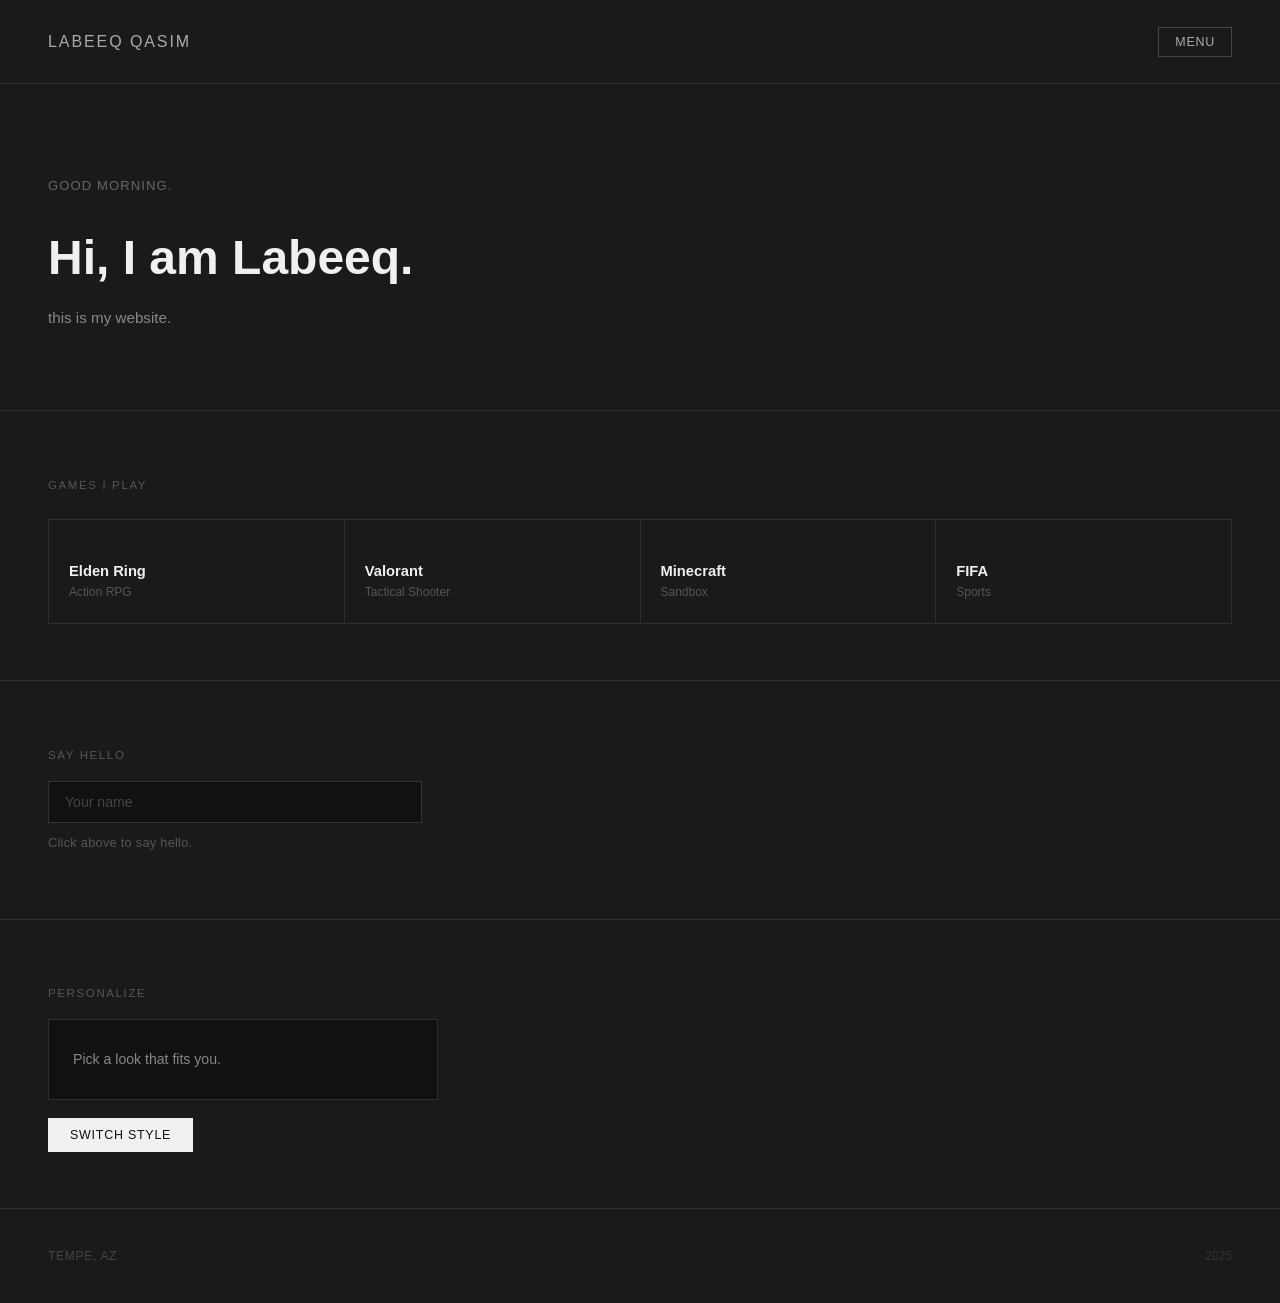
<file: Week6/index.html>
<!DOCTYPE html>
<html lang="en">
<head>
  <meta charset="UTF-8" />
  <meta name="viewport" content="width=device-width, initial-scale=1.0" />
  <title>Labeeq Qasim</title>

  <style>

    body {
      margin: 0;
      font-family: Arial, sans-serif;
      background-color: #1a1a1a;
      color: #f0f0f0;
    }

    header {
      display: flex;
      justify-content: space-between;
      align-items: center;
      padding: 22px 48px;
      border-bottom: 1px solid #2e2e2e;
    }

    header h1 {
      font-size: 1rem;
      font-weight: normal;
      letter-spacing: 0.12em;
      text-transform: uppercase;
      color: #aaaaaa;
    }

    button#menuBtn {
      background: none;
      border: 1px solid #444;
      color: #aaa;
      padding: 7px 16px;
      cursor: pointer;
      font-size: 0.78rem;
      font-family: Arial, sans-serif;
      letter-spacing: 0.06em;
      text-transform: uppercase;
    }

    button#menuBtn:hover {
      border-color: #f0f0f0;
      color: #f0f0f0;
    }

    nav {
      display: none;
      border-bottom: 1px solid #2e2e2e;
      padding: 14px 48px;
      background-color: #111;
    }

    nav a {
      color: #888;
      text-decoration: none;
      margin-right: 28px;
      font-size: 0.82rem;
      letter-spacing: 0.06em;
      text-transform: uppercase;
    }

    nav a:hover {
      color: #f0f0f0;
    }

    .hero {
      padding: 80px 48px 64px;
      border-bottom: 1px solid #2e2e2e;
    }

    .hero p#greeting {
      font-size: 0.82rem;
      color: #666;
      letter-spacing: 0.08em;
      text-transform: uppercase;
      margin-bottom: 20px;
    }

    .hero h2 {
      font-size: 3rem;
      font-weight: bold;
      line-height: 1.1;
      margin-bottom: 20px;
      color: #f0f0f0;
    }

    .hero p.bio {
      font-size: 0.95rem;
      color: #888;
      line-height: 1.7;
      max-width: 380px;
    }

    .games-section {
      padding: 56px 48px;
      border-bottom: 1px solid #2e2e2e;
    }

    .games-section h3 {
      font-size: 0.72rem;
      font-weight: normal;
      letter-spacing: 0.14em;
      text-transform: uppercase;
      color: #555;
      margin-bottom: 28px;
    }

    .games {
      display: grid;
      grid-template-columns: repeat(4, 1fr);
      gap: 1px;
      background-color: #2e2e2e;
      border: 1px solid #2e2e2e;
    }

    .game-card {
      background-color: #1a1a1a;
      padding: 24px 20px;
      cursor: default;
      transition: background-color 0.2s;
    }

    .game-card:hover {
      background-color: #f0f0f0;
      color: #111;
    }

    .game-card:hover p {
      color: #555;
    }

    .game-card h4 {
      font-size: 0.92rem;
      font-weight: bold;
      margin-bottom: 6px;
      color: inherit;
    }

    .game-card p {
      font-size: 0.75rem;
      color: #555;
      margin: 0;
    }

    .contact-section {
      padding: 56px 48px;
      border-bottom: 1px solid #2e2e2e;
    }

    .contact-section h3 {
      font-size: 0.72rem;
      font-weight: normal;
      letter-spacing: 0.14em;
      text-transform: uppercase;
      color: #555;
      margin-bottom: 20px;
    }

    .contact-section input {
      display: block;
      padding: 12px 16px;
      width: 340px;
      border: 1px solid #333;
      background-color: #111;
      font-size: 0.88rem;
      font-family: Arial, sans-serif;
      color: #f0f0f0;
      outline: none;
    }

    .contact-section input::placeholder {
      color: #444;
    }

    .contact-section input:focus {
      border-color: #f0f0f0;
    }

    p#inputMsg {
      margin-top: 12px;
      font-size: 0.8rem;
      color: #555;
      letter-spacing: 0.02em;
    }

    .style-section {
      padding: 56px 48px;
      border-bottom: 1px solid #2e2e2e;
    }

    .style-section h3 {
      font-size: 0.72rem;
      font-weight: normal;
      letter-spacing: 0.14em;
      text-transform: uppercase;
      color: #555;
      margin-bottom: 20px;
    }

    #styleBox {
      width: 340px;
      padding: 28px 24px;
      background-color: #111;
      border: 1px solid #2e2e2e;
      margin-bottom: 18px;
      font-size: 0.88rem;
      color: #888;
      line-height: 1.6;
      transition: background-color 0.35s, color 0.35s, border-color 0.35s;
    }

    button#styleBtn {
      padding: 10px 22px;
      background-color: #f0f0f0;
      color: #111;
      border: none;
      cursor: pointer;
      font-size: 0.78rem;
      font-family: Arial, sans-serif;
      letter-spacing: 0.06em;
      text-transform: uppercase;
    }

    button#styleBtn:hover {
      background-color: #cccccc;
    }

    footer {
      padding: 28px 48px;
      display: flex;
      justify-content: space-between;
      align-items: center;
    }

    footer p {
      font-size: 0.75rem;
      color: #444;
      letter-spacing: 0.06em;
      text-transform: uppercase;
    }

    footer span {
      font-size: 0.75rem;
      color: #333;
    }

  </style>
</head>
<body>

  <header>
    <h1>Labeeq Qasim</h1>
    <button id="menuBtn">Menu</button>
  </header>

  <nav id="navMenu">
    <a href="#">Home</a>
    <a href="#">Games</a>
    <a href="#">Contact</a>
  </nav>

  <section class="hero">
    <p id="greeting"></p>
    <h2>Hi, I am Labeeq.</h2>
    <p class="bio">this is my website.</p>
  </section>

  <section class="games-section">
    <h3>Games I Play</h3>
    <div class="games">
      <div class="game-card">
        <h4>Elden Ring</h4>
        <p>Action RPG</p>
      </div>
      <div class="game-card">
        <h4>Valorant</h4>
        <p>Tactical Shooter</p>
      </div>
      <div class="game-card">
        <h4>Minecraft</h4>
        <p>Sandbox</p>
      </div>
      <div class="game-card">
        <h4>FIFA</h4>
        <p>Sports</p>
      </div>
    </div>
  </section>

  <section class="contact-section">
    <h3>Say Hello</h3>
    <input type="text" id="nameInput" placeholder="Your name" />
    <p id="inputMsg">Click above to say hello.</p>
  </section>

  <section class="style-section">
    <h3>Personalize</h3>
    <div id="styleBox">Pick a look that fits you.</div>
    <button id="styleBtn">Switch Style</button>
  </section>

  <footer>
    <p>Tempe, AZ</p>
    <span>2025</span>
  </footer>

  <script>

    const hour = new Date().getHours();
    const greetingEl = document.getElementById("greeting");

    if (hour >= 5 && hour < 12) {
      greetingEl.textContent = "Good morning.";
    } else if (hour >= 12 && hour < 17) {
      greetingEl.textContent = "Good afternoon.";
    } else {
      greetingEl.textContent = "Good evening.";
    }


    const menuBtn = document.getElementById("menuBtn");
    const navMenu = document.getElementById("navMenu");

    menuBtn.addEventListener("click", function() {
      if (navMenu.style.display === "block") {
        navMenu.style.display = "none";
        menuBtn.textContent = "Menu";
      } else {
        navMenu.style.display = "block";
        menuBtn.textContent = "Close";
      }
    });


    const nameInput = document.getElementById("nameInput");
    const inputMsg = document.getElementById("inputMsg");

    nameInput.addEventListener("focus", function() {
      inputMsg.textContent = "Go ahead and type.";
    });

    nameInput.addEventListener("blur", function() {
      if (nameInput.value.trim() !== "") {
        inputMsg.textContent = "Nice to meet you, " + nameInput.value.trim() + ".";
      } else {
        inputMsg.textContent = "Click above to say hello.";
      }
    });


    const styleBtn = document.getElementById("styleBtn");
    const styleBox = document.getElementById("styleBox");

    const looks = [
      { background: "#111", color: "#888", border: "#2e2e2e" },
      { background: "#f0f0f0", color: "#111", border: "#ccc" },
      { background: "#0d1f2d", color: "#7eb8d4", border: "#1a3a52" },
      { background: "#1e1205", color: "#c8954a", border: "#3a2510" }
    ];

    let lookIndex = 0;

    styleBtn.addEventListener("click", function() {
      lookIndex = (lookIndex + 1) % looks.length;
      styleBox.style.backgroundColor = looks[lookIndex].background;
      styleBox.style.color = looks[lookIndex].color;
      styleBox.style.borderColor = looks[lookIndex].border;
    });

  </script>

</body>
</html>
</file>
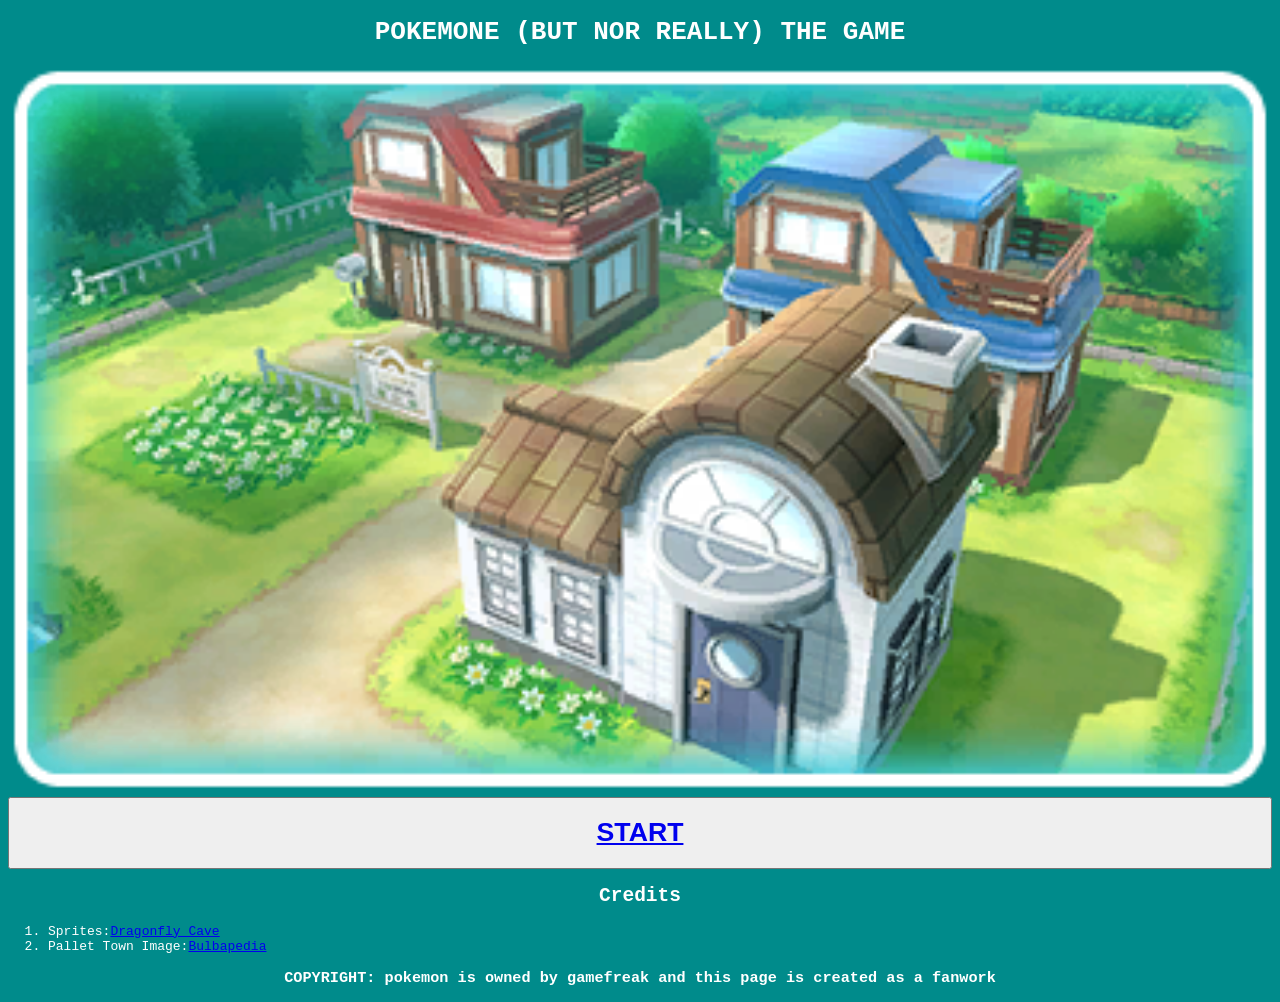
<file: Week2/ourfirstgame/index.html>
<!--declare what type of page this is-->
<!DOCTYPE html>

<!--where html starts and ends-->

<html>

    <head>
        <title>OUR FIRST GAME</title>
    </head>

<!--html pages are made of elements-->
<!--elements have three parts,a tag that describes the element,the content/what's being rendered by the browser and the attributes-->
<body style="background-color: darkcyan; color:white;font-family: monospace">

    <!--H1 through H6 are Section Titles-->
        <h1 style="color:white;text-align: center;font-family:monospace;">POKEMONE (BUT NOR REALLY) THE GAME</h1>
    <!--IMG element renders an image-->

    <img src="./assets/Pallet_Town_PE.png"  aria-label="an image of pallet town from pokemon"  style="width: 100%"></img>
    
    <button class="start button" style="width:100%"><h1 style="text-align: center;"><a href = "./game.html">START</a></h1></button>
    <!--LISTS: ordered lists (where the steps count: 1,2,3,4) and unordered lists (lists where order doesn't matter: * , *)-->

    <section id="credits">
        <h2 style="text-align: center;">Credits</h2>
        <ol>
            <li>Sprites:<a href="https://bulbapedia.bulbagarden.net/wiki/Pallet_Town">Dragonfly Cave</a></li>
            <li>Pallet Town Image:<a href="https://bulbapedia.bulbagarden.net/wiki/Pallet_Town">Bulbapedia</a></li>
        </ol>
    </section>

    <h3 style="color:white;text-align: center;font-family:monospace;">COPYRIGHT: pokemon is owned by gamefreak and this page is created as a fanwork</h3>
</body>

</html>
</file>
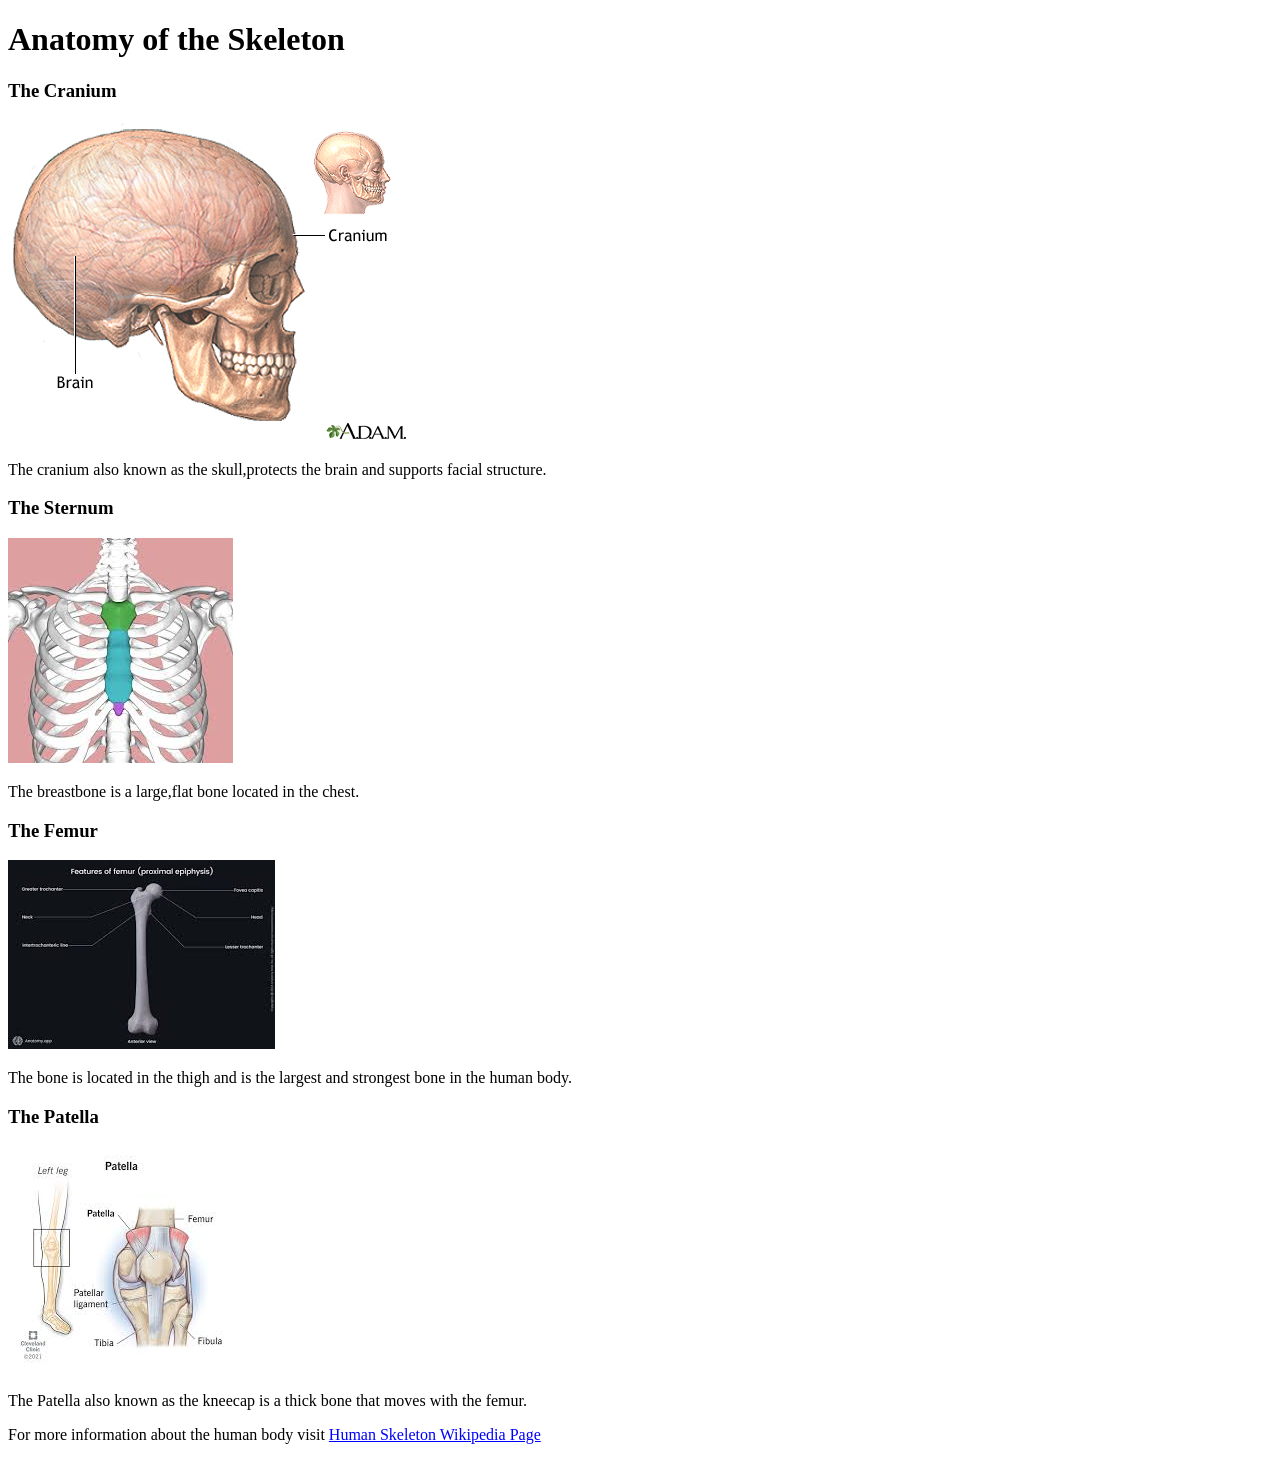
<file: Week2/skeletonwebpage/index.html>
<!DOCTYPE html>
<html>
<head>
    <title>My Skeleton Page</title>
</head>
<body>
    <h1>Anatomy of the Skeleton</h1>
    <section class="upper-body-bones">
        <div id="cranium">
        <h3>The Cranium</h3>
        <img src = "./bones/cranium.jpg">
        <p>The cranium also known as the skull,protects the brain and supports facial structure.</p>
        </div>

        <div id="sternum">
            <h3>The Sternum</h3>
            <img src = "./bones/sternum.jpg">
            <p>The breastbone is a large,flat bone located in the chest.</p>
        </div>
    </section>

    <section class="lower-body-bones">
        <div id="femur">
            <h3>The Femur </h3>
            <img src = "./bones/femur.jpg">
            <p>The bone is located in the thigh and is the largest and strongest bone in the human body. </p>
        </div>

        <div id="patella">
            <h3>The Patella</h3>
            <img src = "./bones/patella.jpg">
            <p>The Patella also known as the kneecap is a thick bone that moves with the femur.</p>
        </div>
    </section>
    <p>For more information about the human body visit <a href="https://en.wikipedia.org/wiki/List_of_bones_of_the_human_skeleton" style="color: blue;">Human Skeleton Wikipedia Page</a></p>
</body>
</html>
</file>
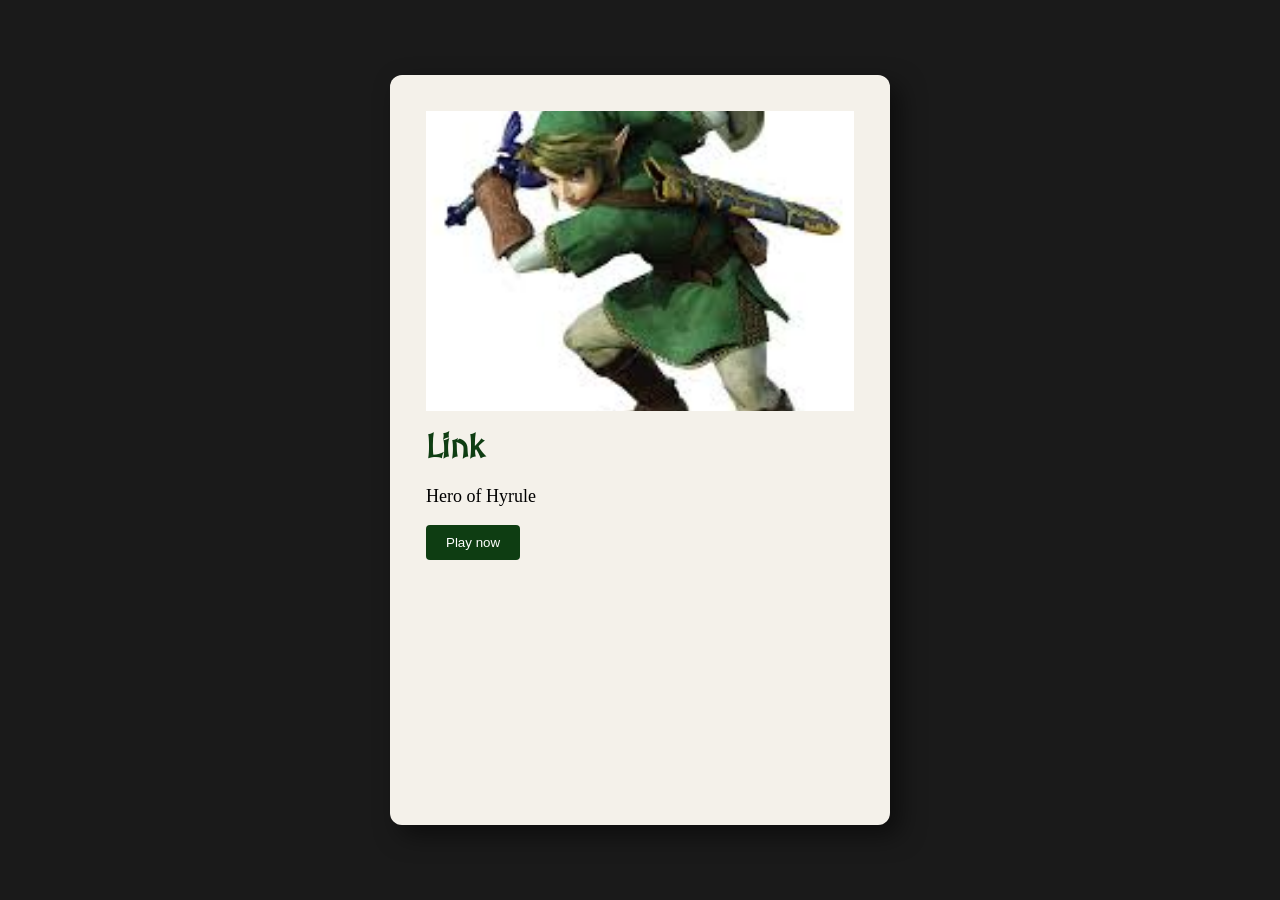
<file: Week3/Homework/index.html>
<!DOCTYPE html>
<html lang="en">
<head>
    <meta charset="UTF-8">
    <meta name="viewport" content="width=device-width, initial-scale=1.0">
    <title>Zelda Assignment</title>
    <link href="https://fonts.googleapis.com/css2?family=MedievalSharp&display=swap" rel="stylesheet">
    <style>
        body{
            background-color: #1a1a1a;
            display: flex;
            justify-content: center;
            align-items: center;
            min-height: 100vh;
            margin:0;
        }
        .card{
            width: 500px;
            height:750px;
            background-color: #f4f1ea;
            padding:36px;
            border-radius: 12px;
            box-shadow:10px 10px 25px rgba(0,0,0,0.5);
            box-sizing: border-box;
        }
        img{
            width:100%;
            height:300px;
            object-fit: cover;
            margin-bottom: 12px;
        }
        h1{
            font-family: 'MedievalSharp',cursive;
            color: #0e3d12;
            margin-top:0;
        }
        p{
            font-size: 18px;
        }
        button{
            background-color: #0e3d12;
            color:white;
            border:none;
            padding:10px 20px;
            cursor:pointer;
            border-radius:4px;
        }
        button:hover{
            background-color: #1b5e20;
        }
        a:active{
            opacity: 0.8;
        }
    </style>
</head>
<body>
    <div class="card">
        <img src="./download.jpg" alt="Zelda">
        <h1>Link</h1>
    <p>Hero of Hyrule</p>
    <a href="https://www.zelda.com">
        <button>Play now</button>
    </a>
    </div>
</body>
</html>
</file>
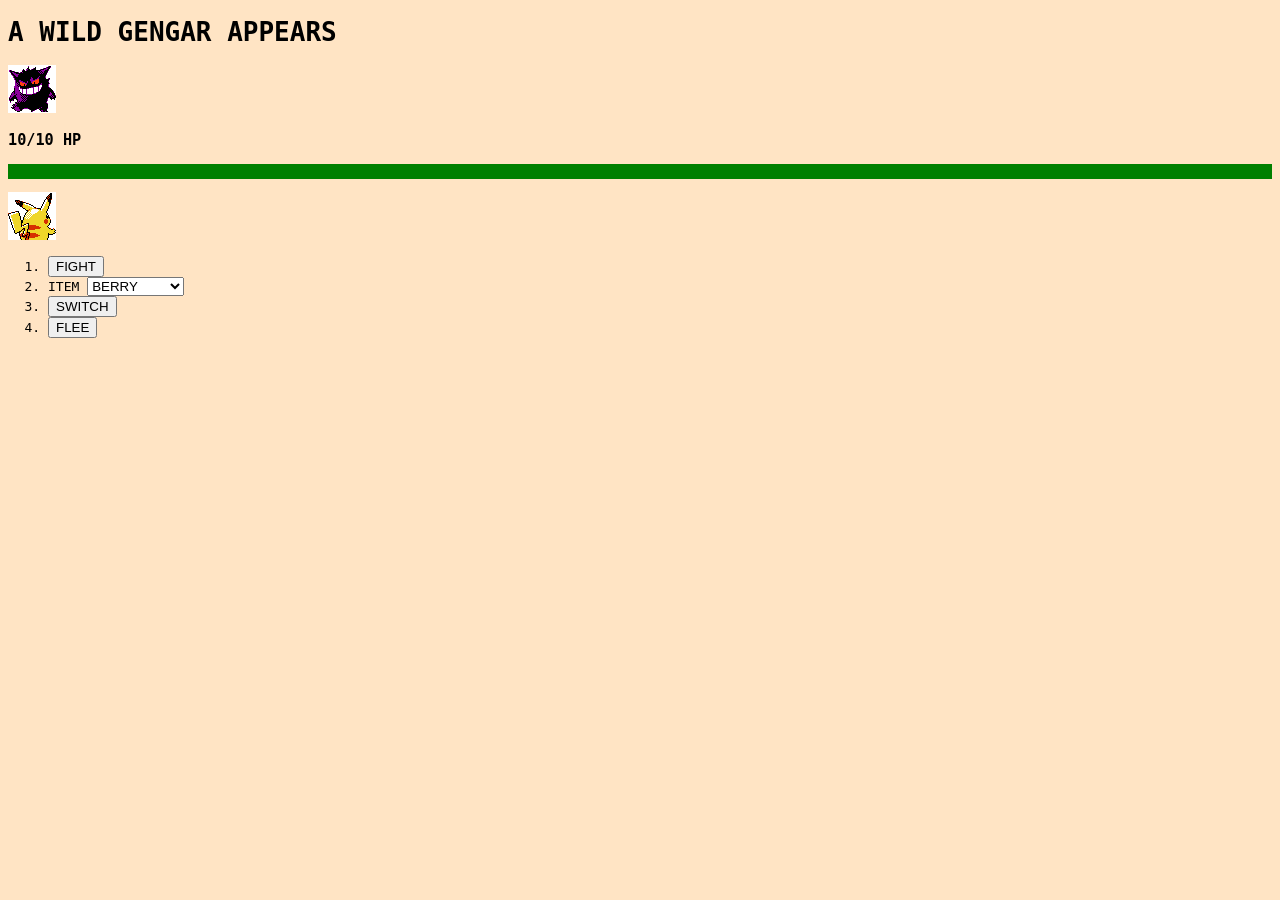
<file: Week2/ourfirstgame/game.html>
<!DOCTYPE html>
<html>
    <head>
    <title>... WEBPAGE WANTS TO BATTLE!</title>
    </head>
    <body class="battle" style="background-color: bisque; font-family: monospace;">
        <h1 id="gengar">A WILD GENGAR APPEARS</h1>
        <section class="gengar">
            <img src="./assets/gengar.png"></img>
            <h3>10/10 HP</h3>
        </section>
        <div style="background-color: green;"><p><p><p>&nbsp;</p></div>
        <section class = "pikachu">
            <img src="./assets/pikachu-back.png"/>
            <ol>
                <li><button>FIGHT</button></li>
                <li><label id="item" for="item-select">ITEM</label>

                    <select id="item-select">
                        <option value="berries">BERRY</option>
                        <option value="lemonade">LEMONADE</option>
                    </select>
                </li>
                <li><button>SWITCH</button></li>
                <li><button>FLEE</button></li>
            </ol>
        </section>
    </body>
</html>
</file>
